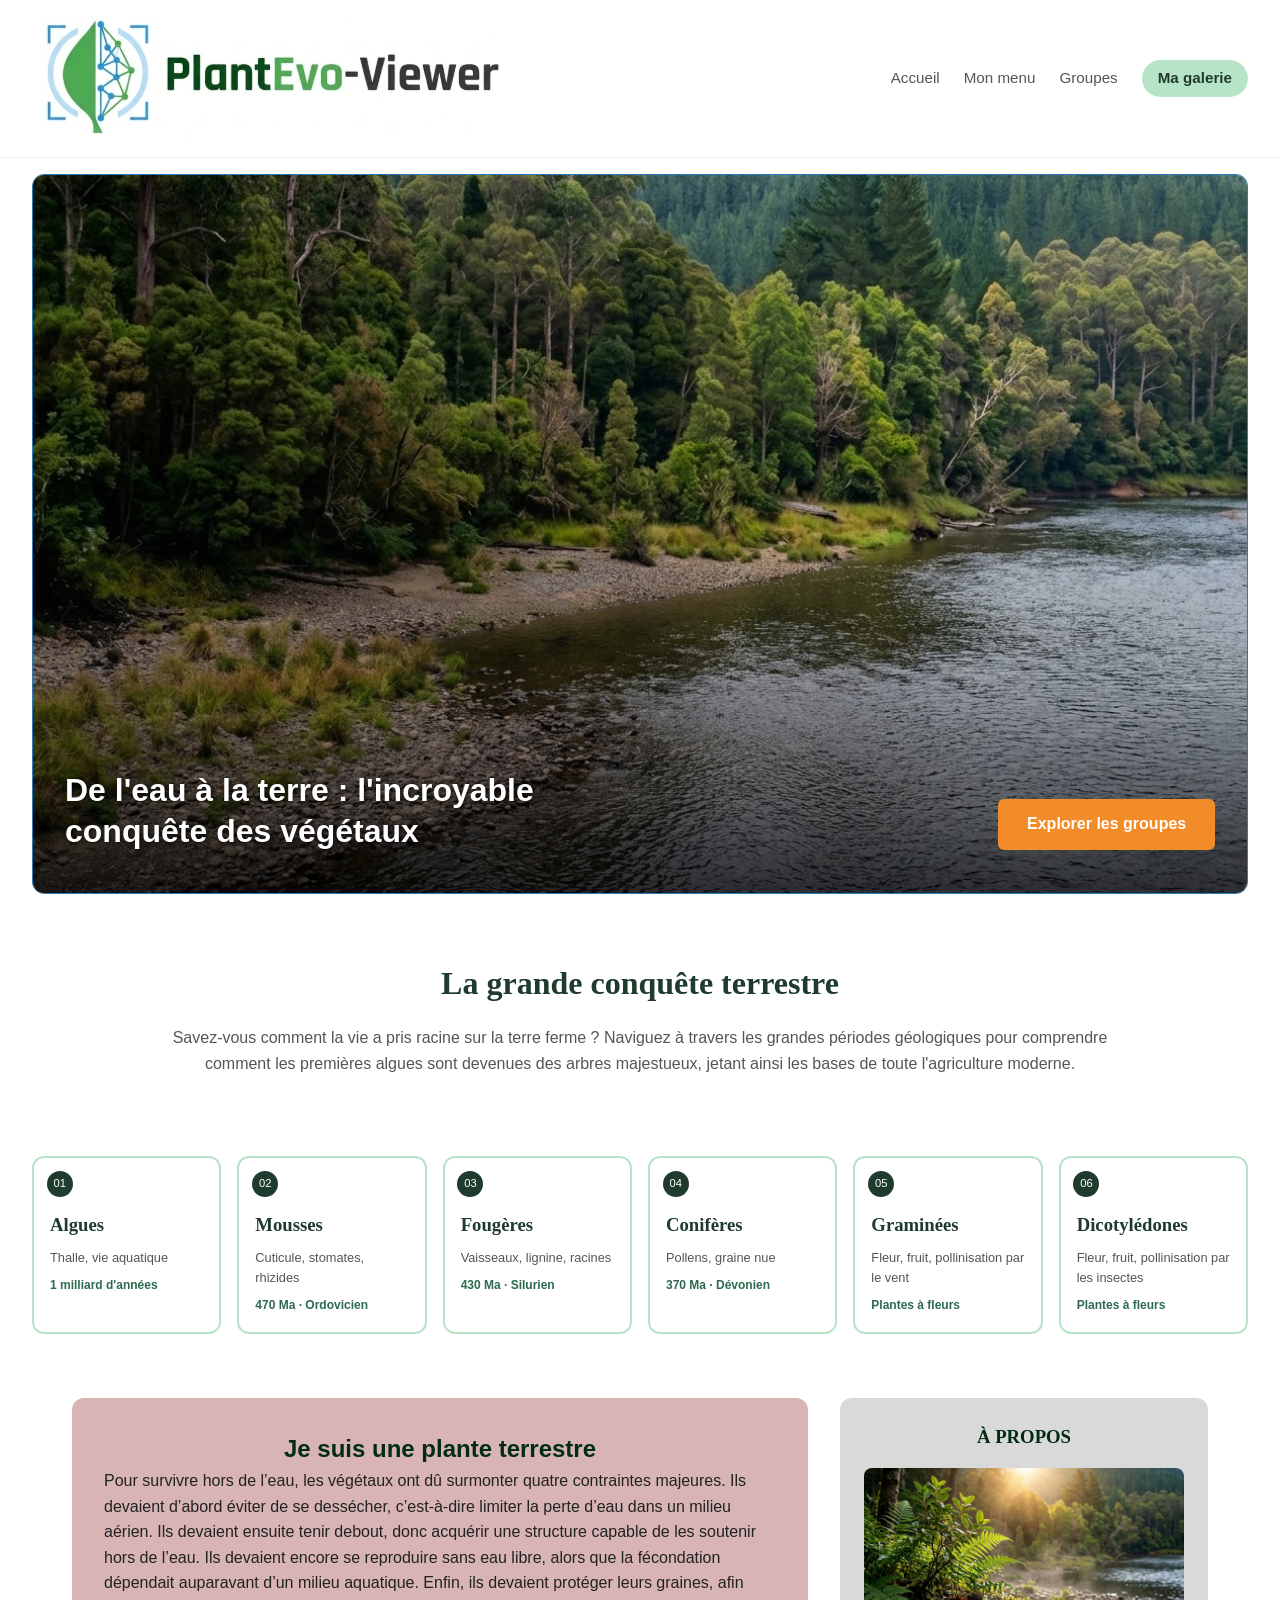
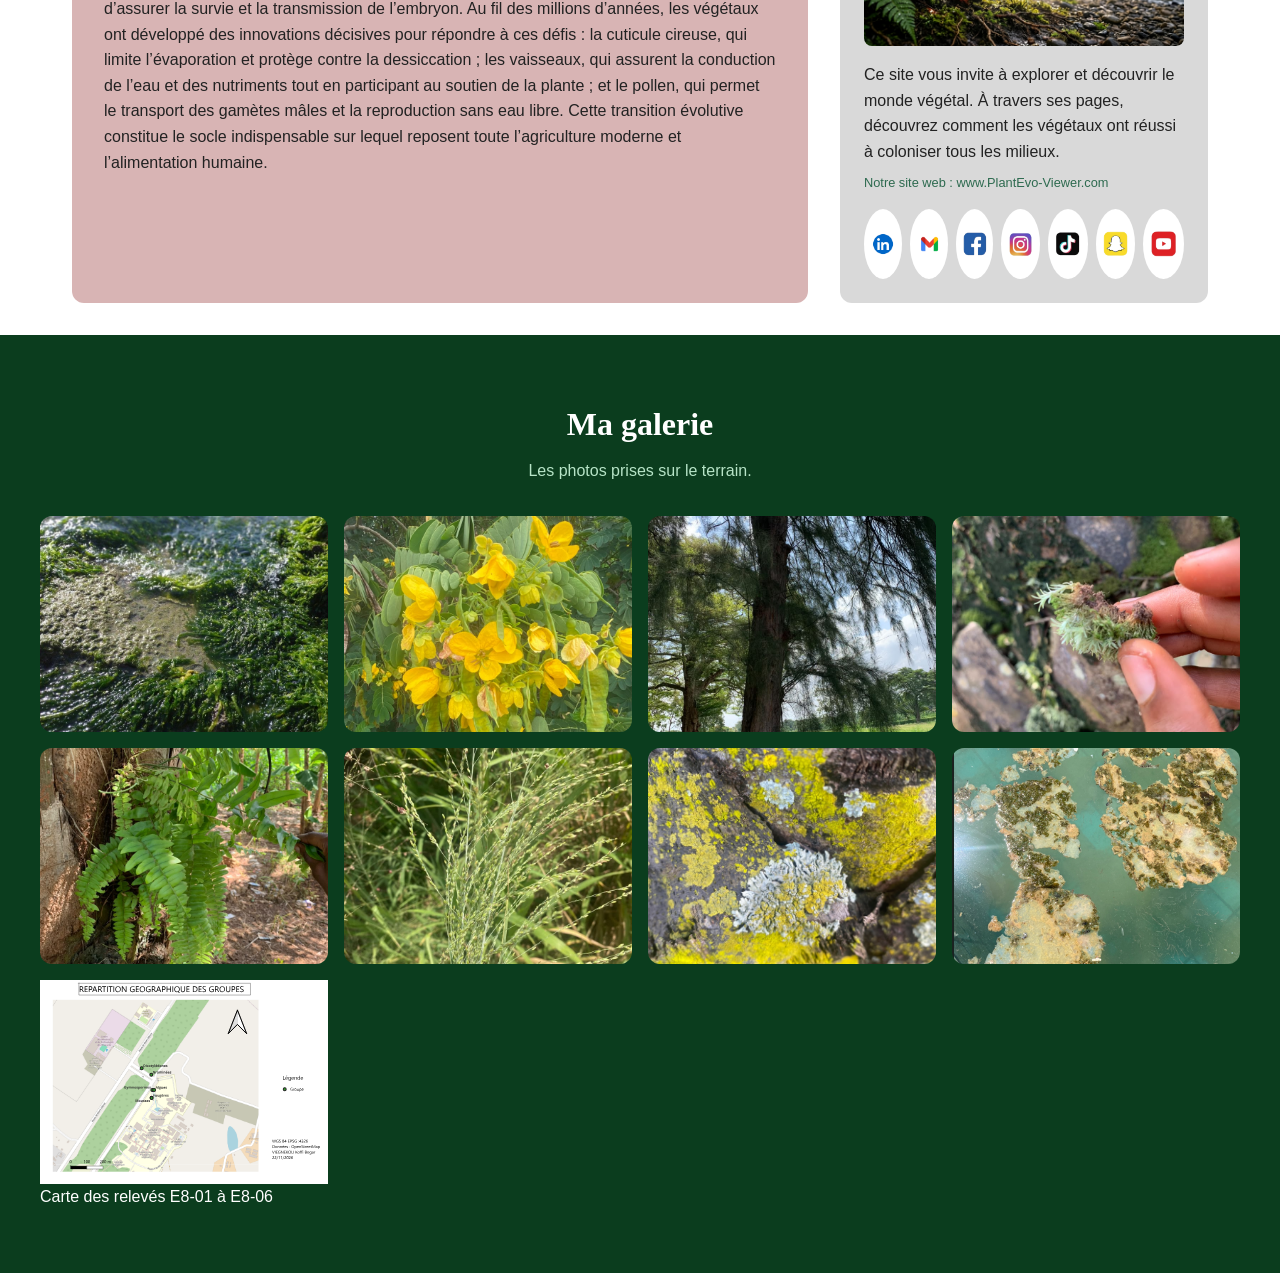
<file: index.html>
<!DOCTYPE html>
<html lang="fr">
<head>
    <meta charset="UTF-8">
    <meta name="viewport" content="width=device-width, initial-scale=1.0">
    <title>PlantEvo-Viewer — Accueil</title>
    <link rel="stylesheet" href="css/style.css">
</head>
<body>

    <!-- ===== BARRE DE NAVIGATION ===== -->
    <header class="navbar">
        <div class="logo">
            <img src="images/Logo.png" alt="logo" id="Logo">
        </div>
        <nav>
            <a href="index.html">Accueil</a>
            <a href="#cartes">Mon menu</a>
            <a href="#cartes">Groupes</a>
            <a href="#galerie" class="btn-panier">Ma galerie</a>
        </nav>
    </header>

    <!-- ===== SECTION HÉRO ===== -->
    <section class="hero">
        <!-- L'image de fond -->
        <img src="images/galerie/Page de garde.png" alt="Forêt au bord d'une rivière" class="hero-image">
        
        <!-- Le texte et le bouton par-dessus l'image -->
        <div class="hero-overlay">
            <h1>De l'eau à la terre : l'incroyable<br>conquête des végétaux</h1>
            <a href="#cartes" class="btn-orange">Explorer les groupes</a>
        </div>
    </section>

    <!-- ===== SECTION INTRO ===== -->
    <section class="intro">
        <h2>La grande conquête terrestre</h2>
        <p>
            Savez-vous comment la vie a pris racine sur la terre ferme ?
            Naviguez à travers les grandes périodes géologiques pour comprendre
            comment les premières algues sont devenues des arbres majestueux, jetant ainsi
            les bases de toute l'agriculture moderne.
        </p>
    </section>

    <!-- ===== SECTION CARTES ===== -->
    <section class="cartes" id="cartes">
        <a href="algues.html" class="carte">
            <span class="badge">01</span>
            <h3>Algues</h3>
            <p class="desc">Thalle, vie aquatique</p>
            <p class="temps">1 milliard d'années</p>
        </a>
        <a href="mousses.html" class="carte">
            <span class="badge">02</span>
            <h3>Mousses</h3>
            <p class="desc">Cuticule, stomates, rhizides</p>
            <p class="temps">470 Ma · Ordovicien</p>
        </a>
        <a href="fougeres.html" class="carte">
            <span class="badge">03</span>
            <h3>Fougères</h3>
            <p class="desc">Vaisseaux, lignine, racines</p>
            <p class="temps">430 Ma · Silurien</p>
        </a>
        <a href="coniferes.html" class="carte">
            <span class="badge">04</span>
            <h3>Conifères</h3>
            <p class="desc">Pollens, graine nue</p>
            <p class="temps">370 Ma · Dévonien</p>
        </a>
        <a href="graminees.html" class="carte">
            <span class="badge">05</span>
            <h3>Graminées</h3>
            <p class="desc">Fleur, fruit, pollinisation par le vent</p>
            <p class="temps">Plantes à fleurs</p>
        </a>
        <a href="dicotyledones.html" class="carte">
            <span class="badge">06</span>
            <h3>Dicotylédones</h3>
            <p class="desc">Fleur, fruit, pollinisation par les insectes</p>
            <p class="temps">Plantes à fleurs</p>
        </a>
    </section>

    <!-- ===== SECTION BAS DE PAGE ===== -->
    <section class="bas-page">
        <div class="bloc-terrestre">
            <h1 style="text-align: center; color: #022d13;">Je suis une plante terrestre</h1>
            <p>Pour survivre hors de l’eau, les végétaux ont dû surmonter quatre contraintes majeures. 
                Ils devaient d’abord éviter de se dessécher, c’est-à-dire limiter la perte d’eau dans un milieu aérien. 
                Ils devaient ensuite tenir debout, donc acquérir une structure capable de les soutenir hors de l’eau. 
                Ils devaient encore se reproduire sans eau libre, alors que la fécondation dépendait auparavant d’un milieu aquatique. 
                Enfin, ils devaient protéger leurs graines, afin d’assurer la survie et la transmission de l’embryon. 
                Au fil des millions d’années, les végétaux ont développé des innovations décisives 
                pour répondre à ces défis : la cuticule cireuse, qui limite l’évaporation et protège contre la dessiccation ; 
                les vaisseaux, qui assurent la conduction de l’eau et des nutriments tout en participant au soutien de la plante ; 
                et le pollen, qui permet le transport des gamètes mâles et la reproduction sans eau libre. Cette transition évolutive constitue 
                le socle indispensable sur lequel reposent toute l’agriculture moderne et l’alimentation humaine.
            </p>
        </div>

        <aside class="bloc-apropos">
            <h3 style="text-align: center;color: #012c12;">À PROPOS</h3>
            <img src="images/Image Apropos.png" alt="Forêt au lever du jour">
            <p>
                Ce site vous invite à explorer et découvrir le monde végétal.
                À travers ses pages, découvrez comment les végétaux ont réussi à coloniser
                tous les milieux.
            </p>
            <p class="site-web"> Notre site web : www.PlantEvo-Viewer.com</p>
           <div class="reseaux">
    <a href="#" aria-label="Lien du site"><img src="images/Linkjin.png" alt="Icône LinkedIn"></a>
    <a href="#" aria-label="Lien du site"><img src="images/Email.png" alt="Icône Gmail"></a>
    <a href="#" aria-label="Facebook"><img src="images/Facebook.png" alt="Icône Facebook"></a>
    <a href="#" aria-label="Instagram"><img src="images/Instagram.png" alt="Icône Instagram"></a>
    <a href="#" aria-label="TikTok"><img src="images/Tiktok.png" alt="Icône TikTok"></a>
    <a href="#" aria-label="YouTube"><img src="images/snap.png" alt="Icône Snapchat"></a>
    <a href="#" aria-label="YouTube"><img src="images/Youtube.png" alt="Icône YouTube"></a>
</div>
        </aside>
    </section>

    <!-- ===== SECTION GALERIE ===== -->
    <section class="galerie" id="galerie">
        <h2>Ma galerie</h2>
        <p class="galerie-intro">Les photos prises sur le terrain.</p>
        <div class="galerie-grille">
            <figure class="photo"><img src="images/Algue vue.png" alt="" loading="lazy"></figure>
            <figure class="photo"><img src="images/galerie/Dico Appareil.png" alt="" loading="lazy"></figure>
            <figure class="photo"><img src="images/Conifere Im .png" alt="" loading="lazy"></figure>
            <figure class="photo"><img src="images/galerie/Mousse Terrain.png" alt="" loading="lazy"></figure>
            <figure class="photo"><img src="images/galerie/Fougere terrain.png" alt="" loading="lazy"></figure>
            <figure class="photo"><img src="images/GraminéAppareil.png" alt="" loading="lazy"></figure>
            <figure class="photo"><img src="images/galerie/Mousse Terrain.jpg" alt="" loading="lazy"></figure>
            <figure class="photo"><img src="images/Algue .png" alt="" loading="lazy"></figure>
            <figure>
  <img src="images/carteSVG.svg" alt="Carte des positions GPS">
  <figcaption>Carte des relevés E8-01 à E8-06</figcaption>
</figure>
        </div>
    </section>

</body>
</html>
</file>
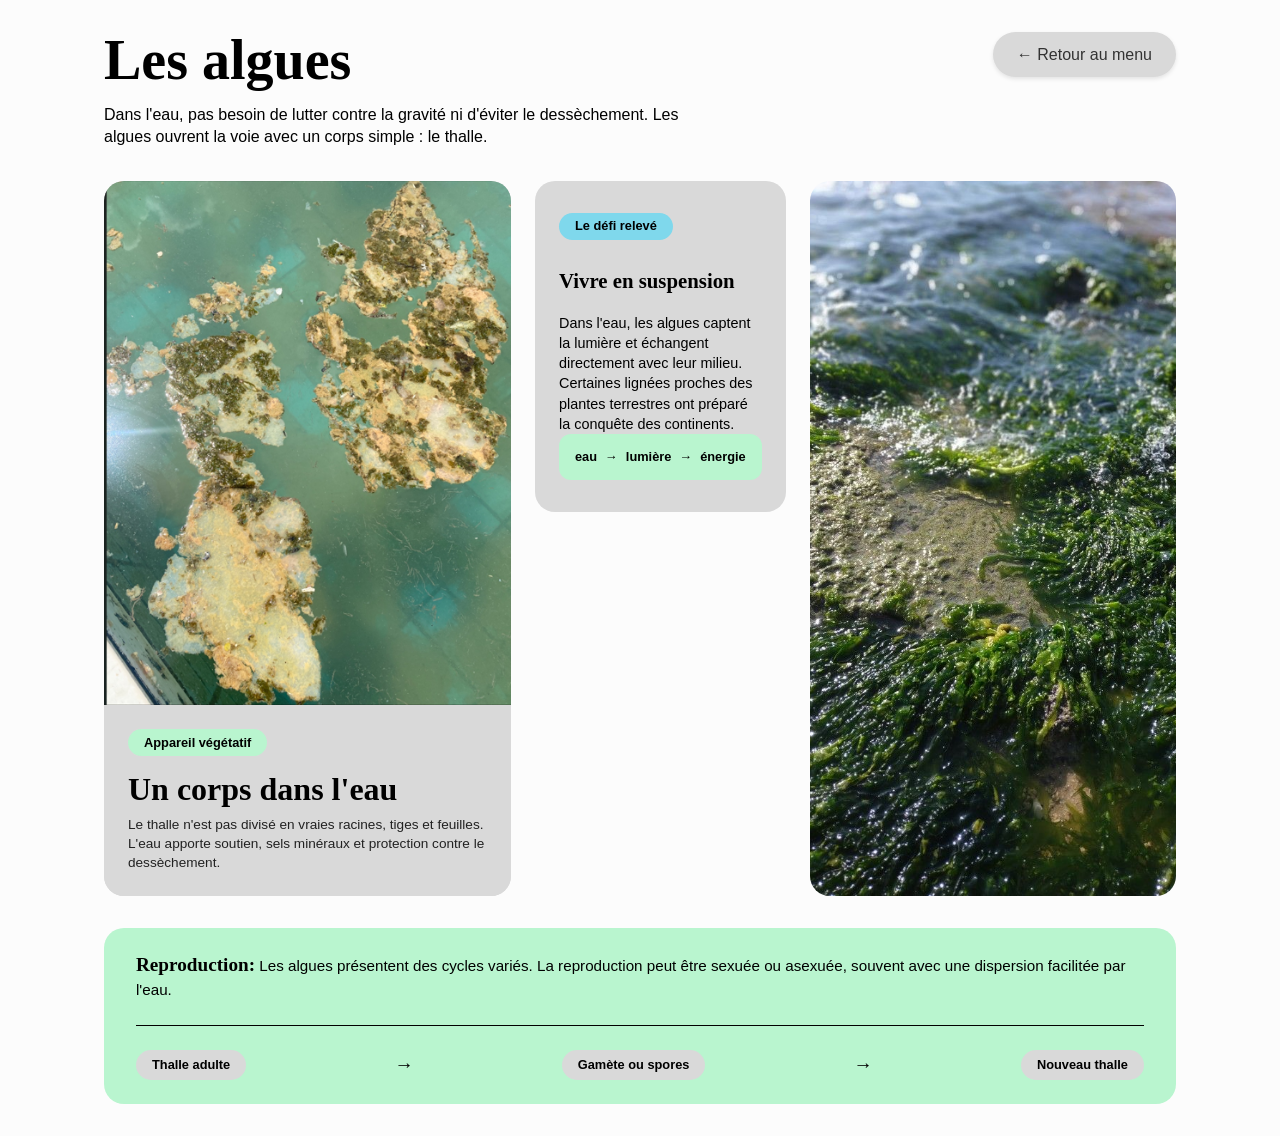
<file: algues.html>
<!DOCTYPE html>
<html lang="fr">
<head>
    <meta charset="UTF-8">
    <meta name="viewport" content="width=device-width, initial-scale=1.0">
    <title>PlantEvo-Viewer — Les algues</title>
    <link rel="stylesheet" href="css/style.css">
</head>
<body class="page-contenu page-algues">
    <header class="entete-page">
        <h1>Les algues</h1>
        <a href="index.html" class="btn-retour">← Retour au menu</a>
    </header>
    <p class="intro-page">
        Dans l'eau, pas besoin de lutter contre la gravité ni d'éviter le dessèchement. Les algues ouvrent la voie avec un corps simple : le thalle.
    </p>
    <section class="grille-3">
        <div class="colonne-image">
            <img src="images/Algue .png" alt="Algues dans l'eau">
            <div class="legende">
                <span class="badge-section">Appareil végétatif</span>
                <h2>Un corps dans l'eau</h2>
                <p>Le thalle n'est pas divisé en vraies racines, tiges et feuilles. L'eau apporte soutien, sels minéraux et protection contre le dessèchement.</p>
            </div>
        </div>
        <div class="colonne-defi">
            <div class="defi">
                <span class="badge-defi">Le défi relevé</span>
                <h2>Vivre en suspension</h2>
                <p>Dans l'eau, les algues captent la lumière et échangent directement avec leur milieu. Certaines lignées proches des plantes terrestres ont préparé la conquête des continents.</p>
                <div class="etapes">
                    <span>eau</span>
                    <span>→</span>
                    <span>lumière</span>
                    <span>→</span>
                    <span>énergie</span>
                </div>
            </div>
        </div>
        <div class="colonne-image">
            <img src="images/Algue vue.png" alt="Algues marines">
        </div>

    </section>
    <section class="reproduction">
        <p><strong>Reproduction:</strong> Les algues présentent des cycles variés. La reproduction peut être sexuée ou asexuée, souvent avec une dispersion facilitée par l'eau.</p>
        <div class="chronologie">
            <span class="etape">Thalle adulte</span>
            <span class="fleche">→</span>
            <span class="etape">Gamète ou spores</span>
            <span class="fleche">→</span>
            <span class="etape">Nouveau thalle</span>
        </div>
    </section>

</body>
</html>
</file>
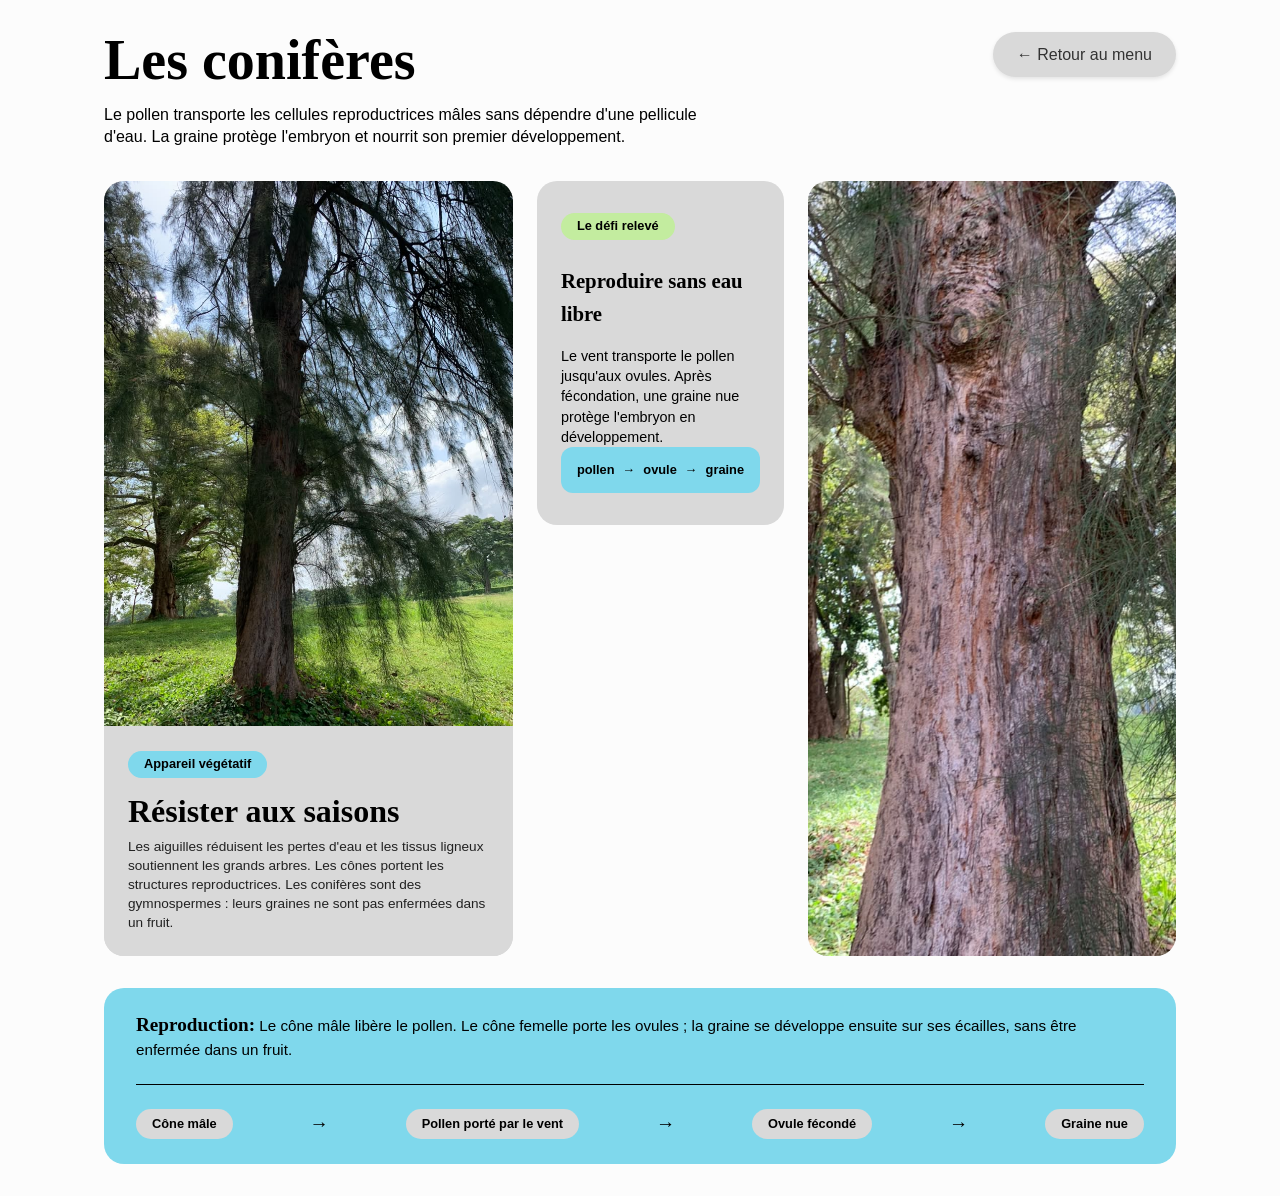
<file: coniferes.html>
<!DOCTYPE html>
<html lang="fr">
<head>
    <meta charset="UTF-8">
    <meta name="viewport" content="width=device-width, initial-scale=1.0">
    <title>PlantEvo-Viewer — Les conifères</title>
    <link rel="stylesheet" href="css/style.css">
</head>

<body class="page-contenu page-coniferes">

    <!-- EN-TÊTE -->
    <header class="entete-page">
        <h1>Les conifères</h1>
        <a href="index.html" class="btn-retour">← Retour au menu</a>
    </header>

    <!-- INTRODUCTION -->
    <p class="intro-page">
        Le pollen transporte les cellules reproductrices mâles sans dépendre d'une pellicule d'eau. La graine protège l'embryon et nourrit son premier développement.
    </p>

    <!-- GRILLE 3 COLONNES -->
    <section class="grille-3">

        <!-- Colonne 1 -->
        <div class="colonne-image">
            <img src="images/Conifere Im .png" alt="Conifère">
            <div class="legende">
                <span class="badge-section">Appareil végétatif</span>
                <h2>Résister aux saisons</h2>
                <p>Les aiguilles réduisent les pertes d'eau et les tissus ligneux soutiennent les grands arbres. Les cônes portent les structures reproductrices. Les conifères sont des gymnospermes : leurs graines ne sont pas enfermées dans un fruit.</p>
            </div>
        </div>

        <!-- Colonne 2 -->
        <div class="colonne-defi">
            <div class="defi">
                <span class="badge-defi">Le défi relevé</span>
                <h2>Reproduire sans eau libre</h2>
                <p>Le vent transporte le pollen jusqu'aux ovules. Après fécondation, une graine nue protège l'embryon en développement.</p>
                <div class="etapes">
                    <span>pollen</span>
                    <span>→</span>
                    <span>ovule</span>
                    <span>→</span>
                    <span>graine</span>
                </div>
            </div>
        </div>

        <!-- Colonne 3 -->
        <div class="colonne-image">
            <img src="images/Conifere ptt.png" alt="Détail de conifère">
        </div>

    </section>

    <!-- REPRODUCTION -->
    <section class="reproduction">
        <p><strong>Reproduction:</strong> Le cône mâle libère le pollen. Le cône femelle porte les ovules ; la graine se développe ensuite sur ses écailles, sans être enfermée dans un fruit.</p>
        <div class="chronologie">
            <span class="etape">Cône mâle</span>
            <span class="fleche">→</span>
            <span class="etape">Pollen porté par le vent</span>
            <span class="fleche">→</span>
            <span class="etape">Ovule fécondé</span>
            <span class="fleche">→</span>
            <span class="etape">Graine nue</span>
        </div>
    </section>

</body>
</html>
</file>
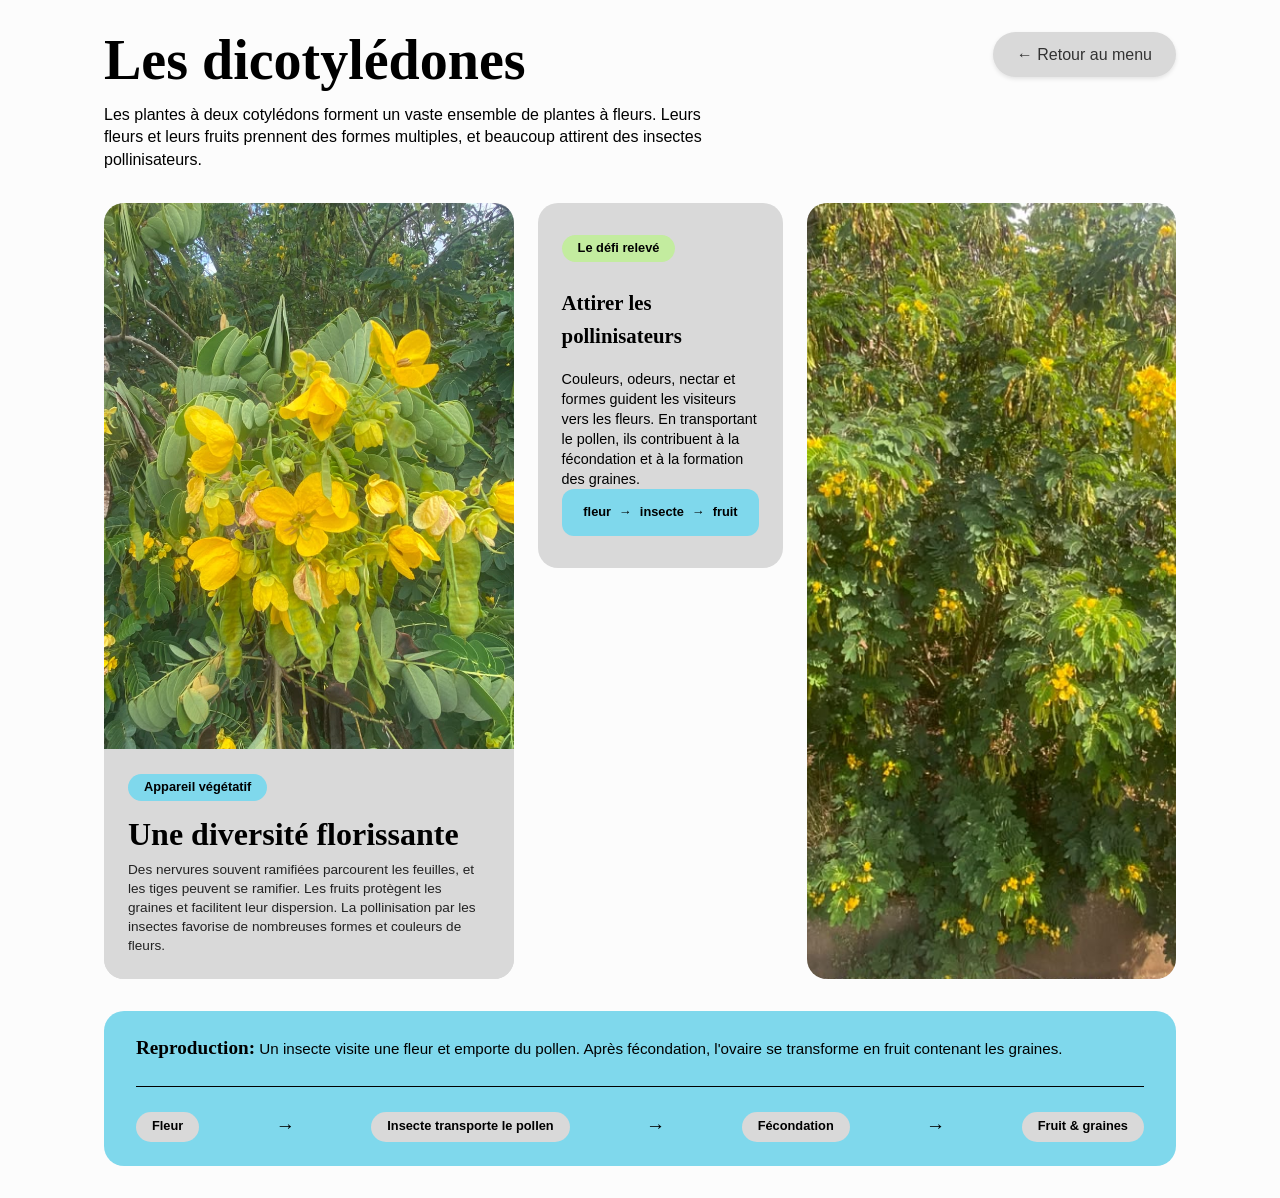
<file: dicotyledones.html>
<!DOCTYPE html>
<html lang="fr">
<head>
    <meta charset="UTF-8">
    <meta name="viewport" content="width=device-width, initial-scale=1.0">
    <title>PlantEvo-Viewer — Les dicotylédones</title>
    <link rel="stylesheet" href="css/style.css">
</head>

<body class="page-contenu page-dicotyledones">

    <!-- EN-TÊTE -->
    <header class="entete-page">
        <h1>Les dicotylédones</h1>
        <a href="index.html" class="btn-retour">← Retour au menu</a>
    </header>

    <!-- INTRODUCTION -->
    <p class="intro-page">
        Les plantes à deux cotylédons forment un vaste ensemble de plantes à fleurs. Leurs fleurs et leurs fruits prennent des formes multiples, et beaucoup attirent des insectes pollinisateurs.
    </p>

    <!-- GRILLE 3 COLONNES -->
    <section class="grille-3">

        <!-- Colonne 1 -->
        <div class="colonne-image">
            <img src="images/galerie/Dico Appareil.png" alt="">
            <div class="legende">
                <span class="badge-section">Appareil végétatif</span>
                <h2>Une diversité florissante</h2>
                <p>Des nervures souvent ramifiées parcourent les feuilles, et les tiges peuvent se ramifier. Les fruits protègent les graines et facilitent leur dispersion. La pollinisation par les insectes favorise de nombreuses formes et couleurs de fleurs.</p>
            </div>
        </div>

        <!-- Colonne 2 -->
        <div class="colonne-defi">
            <div class="defi">
                <span class="badge-defi">Le défi relevé</span>
                <h2>Attirer les pollinisateurs</h2>
                <p>Couleurs, odeurs, nectar et formes guident les visiteurs vers les fleurs. En transportant le pollen, ils contribuent à la fécondation et à la formation des graines.</p>
                <div class="etapes">
                    <span>fleur</span>
                    <span>→</span>
                    <span>insecte</span>
                    <span>→</span>
                    <span>fruit</span>
                </div>
            </div>
        </div>

        <!-- Colonne 3 -->
        <div class="colonne-image">
            <img src="images/galerie/Dicotyledone.png" alt="">
        </div>

    </section>

    <!-- REPRODUCTION -->
    <section class="reproduction">
        <p><strong>Reproduction:</strong> Un insecte visite une fleur et emporte du pollen. Après fécondation, l'ovaire se transforme en fruit contenant les graines.</p>
        <div class="chronologie">
            <span class="etape">Fleur</span>
            <span class="fleche">→</span>
            <span class="etape">Insecte transporte le pollen</span>
            <span class="fleche">→</span>
            <span class="etape">Fécondation</span>
            <span class="fleche">→</span>
            <span class="etape">Fruit &amp; graines</span>
        </div>
    </section>

</body>
</html>
</file>
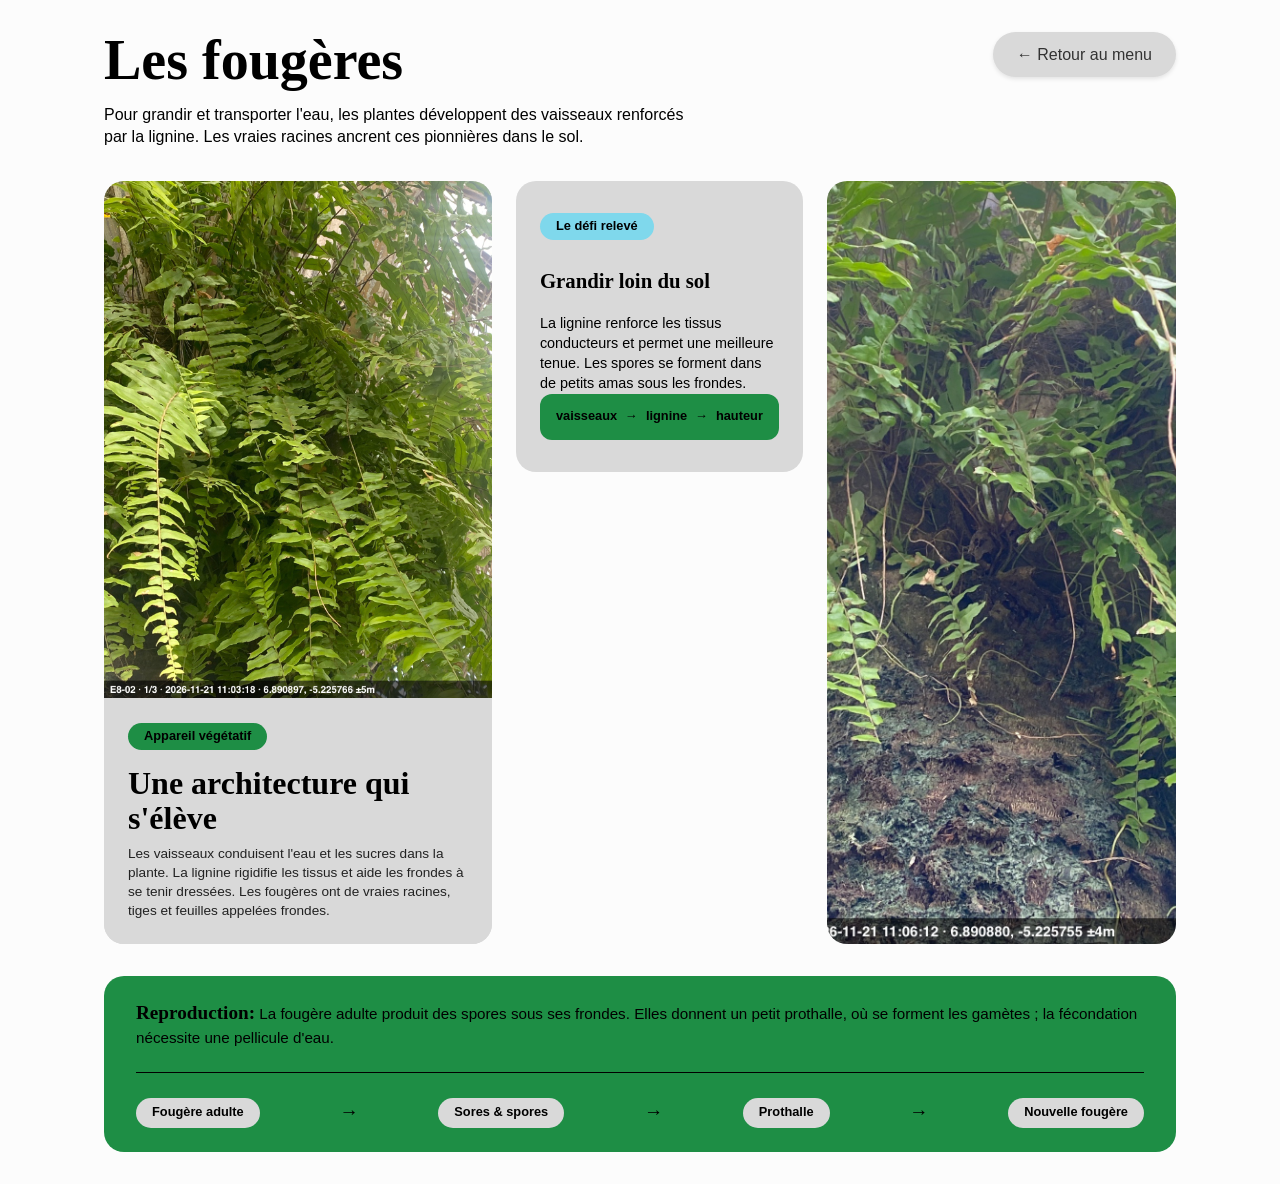
<file: fougeres.html>
<!DOCTYPE html>
<html lang="fr">
<head>
    <meta charset="UTF-8">
    <meta name="viewport" content="width=device-width, initial-scale=1.0">
    <title>PlantEvo-Viewer — Les fougères</title>
    <link rel="stylesheet" href="css/style.css">
</head>

<body class="page-contenu page-fougeres">

    <!-- EN-TÊTE -->
    <header class="entete-page">
        <h1>Les fougères</h1>
        <a href="index.html" class="btn-retour">← Retour au menu</a>
    </header>

    <!-- INTRODUCTION -->
    <p class="intro-page">
        Pour grandir et transporter l'eau, les plantes développent des vaisseaux renforcés par la lignine. Les vraies racines ancrent ces pionnières dans le sol.
    </p>

    <!-- GRILLE 3 COLONNES -->
    <section class="grille-3">

        <!-- Colonne 1 -->
        <div class="colonne-image">
            <img src="images/Fougere.jpg" alt="Frondes de fougère">
            <div class="legende">
                <span class="badge-section">Appareil végétatif</span>
                <h2>Une architecture qui s'élève</h2>
                <p>Les vaisseaux conduisent l'eau et les sucres dans la plante. La lignine rigidifie les tissus et aide les frondes à se tenir dressées. Les fougères ont de vraies racines, tiges et feuilles appelées frondes.</p>
            </div>
        </div>

        <!-- Colonne 2 -->
        <div class="colonne-defi">
            <div class="defi">
                <span class="badge-defi">Le défi relevé</span>
                <h2>Grandir loin du sol</h2>
                <p>La lignine renforce les tissus conducteurs et permet une meilleure tenue. Les spores se forment dans de petits amas sous les frondes.</p>
                <div class="etapes">
                    <span>vaisseaux</span>
                    <span>→</span>
                    <span>lignine</span>
                    <span>→</span>
                    <span>hauteur</span>
                </div>
            </div>
        </div>

        <!-- Colonne 3 -->
        <div class="colonne-image">
            <img src="images/Fougere vu.jpg" alt="Fougères">
        </div>

    </section>

    <!-- REPRODUCTION -->
    <section class="reproduction">
        <p><strong>Reproduction:</strong> La fougère adulte produit des spores sous ses frondes. Elles donnent un petit prothalle, où se forment les gamètes ; la fécondation nécessite une pellicule d'eau.</p>
        <div class="chronologie">
            <span class="etape">Fougère adulte</span>
            <span class="fleche">→</span>
            <span class="etape">Sores &amp; spores</span>
            <span class="fleche">→</span>
            <span class="etape">Prothalle</span>
            <span class="fleche">→</span>
            <span class="etape">Nouvelle fougère</span>
        </div>
    </section>

</body>
</html>
</file>
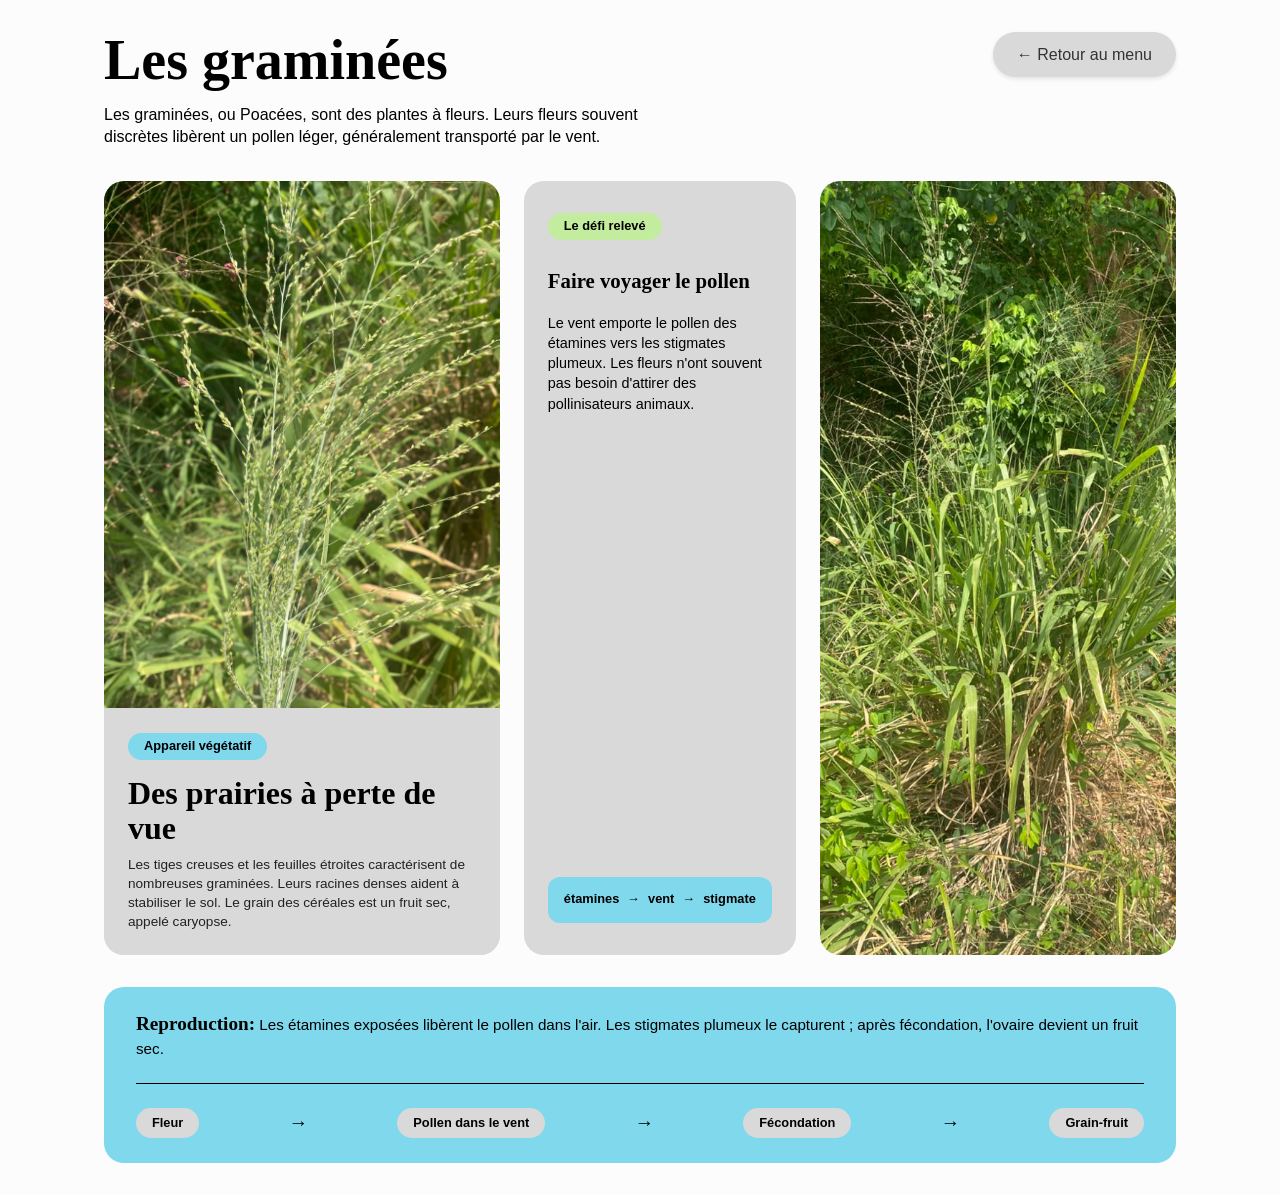
<file: graminees.html>
<!DOCTYPE html>
<html lang="fr">
<head>
    <meta charset="UTF-8">
    <meta name="viewport" content="width=device-width, initial-scale=1.0">
    <title>PlantEvo-Viewer — Les graminées</title>
    <link rel="stylesheet" href="css/style.css">
</head>

<body class="page-contenu page-graminees">

    <!-- EN-TÊTE -->
    <header class="entete-page">
        <h1>Les graminées</h1>
        <a href="index.html" class="btn-retour">← Retour au menu</a>
    </header>

    <!-- INTRODUCTION -->
    <p class="intro-page">
        Les graminées, ou Poacées, sont des plantes à fleurs. Leurs fleurs souvent discrètes libèrent un pollen léger, généralement transporté par le vent.
    </p>

    <!-- GRILLE 3 COLONNES -->
    <section class="grille-3">

        <!-- Colonne 1 : Image + Légende -->
        <div class="colonne-image">
            <img src="images/GraminéAppareil.png" alt="Appareil végétatif des graminées">
            <div class="legende">
                <span class="badge-section">Appareil végétatif</span>
                <h2>Des prairies à perte de vue</h2>
                <p>Les tiges creuses et les feuilles étroites caractérisent de nombreuses graminées. Leurs racines denses aident à stabiliser le sol. Le grain des céréales est un fruit sec, appelé caryopse.</p>
            </div>
        </div>

        <!-- Colonne 2 : Le défi (sans la div intermédiaire) -->
        <div class="defi">
            <span class="badge-defi">Le défi relevé</span>
            <h2>Faire voyager le pollen</h2>
            <p>Le vent emporte le pollen des étamines vers les stigmates plumeux. Les fleurs n'ont souvent pas besoin d'attirer des pollinisateurs animaux.</p>
            <div class="etapes">
                <span>étamines</span>
                <span>→</span>
                <span>vent</span>
                <span>→</span>
                <span>stigmate</span>
            </div>
        </div>

        <!-- Colonne 3 : Image -->
        <div class="colonne-image">
            <img src="images/galerie/ImageGraminé.png" alt="Graminées dans la nature">
        </div>

    </section>

    <!-- REPRODUCTION -->
    <section class="reproduction">
        <p><strong>Reproduction:</strong> Les étamines exposées libèrent le pollen dans l'air. Les stigmates plumeux le capturent ; après fécondation, l'ovaire devient un fruit sec.</p>
        <div class="chronologie">
            <span class="etape">Fleur</span>
            <span class="fleche">→</span>
            <span class="etape">Pollen dans le vent</span>
            <span class="fleche">→</span>
            <span class="etape">Fécondation</span>
            <span class="fleche">→</span>
            <span class="etape">Grain-fruit</span>
        </div>
    </section>

</body>
</html>
</file>
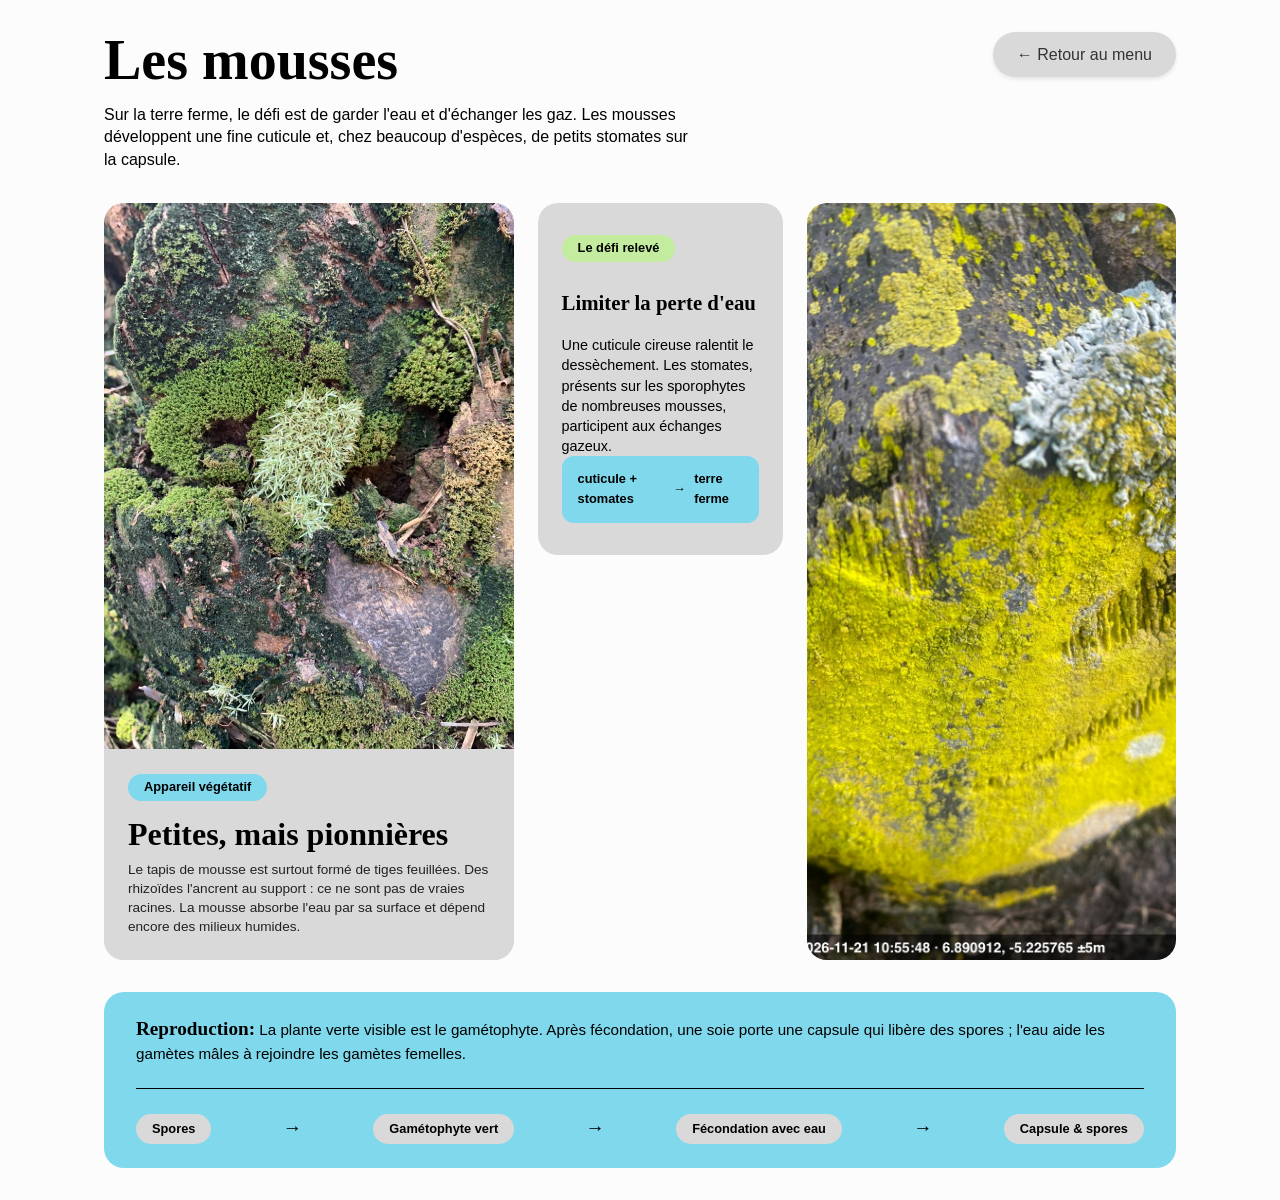
<file: mousses.html>
<!DOCTYPE html>
<html lang="fr">
<head>
    <meta charset="UTF-8">
    <meta name="viewport" content="width=device-width, initial-scale=1.0">
    <title>PlantEvo-Viewer — Les mousses</title>
    <link rel="stylesheet" href="css/style.css">
</head>

<body class="page-contenu page-mousses">

    <!-- EN-TÊTE -->
    <header class="entete-page">
        <h1>Les mousses</h1>
        <a href="index.html" class="btn-retour">← Retour au menu</a>
    </header>

    <!-- INTRODUCTION -->
    <p class="intro-page">
        Sur la terre ferme, le défi est de garder l'eau et d'échanger les gaz. Les mousses développent une fine cuticule et, chez beaucoup d'espèces, de petits stomates sur la capsule.
    </p>

    <!-- GRILLE 3 COLONNES -->
    <section class="grille-3">

        <!-- Colonne 1 -->
        <div class="colonne-image">
            <img src="images/mousse.png" alt="Tapis de mousse">
            <div class="legende">
                <span class="badge-section">Appareil végétatif</span>
                <h2>Petites, mais pionnières</h2>
                <p>Le tapis de mousse est surtout formé de tiges feuillées. Des rhizoïdes l'ancrent au support : ce ne sont pas de vraies racines. La mousse absorbe l'eau par sa surface et dépend encore des milieux humides.</p>
            </div>
        </div>

        <!-- Colonne 2 -->
        <div class="colonne-defi">
            <div class="defi">
                <span class="badge-defi">Le défi relevé</span>
                <h2>Limiter la perte d'eau</h2>
                <p>Une cuticule cireuse ralentit le dessèchement. Les stomates, présents sur les sporophytes de nombreuses mousses, participent aux échanges gazeux.</p>
                <div class="etapes">
                    <span>cuticule + stomates</span>
                    <span>→</span>
                    <span>terre ferme</span>
                </div>
            </div>
        </div>

        <!-- Colonne 3 -->
        <div class="colonne-image">
            <img src="images/Mouuse vue.jpg" alt="Mousse sur un tronc">
        </div>

    </section>

    <!-- REPRODUCTION -->
    <section class="reproduction">
        <p><strong>Reproduction:</strong> La plante verte visible est le gamétophyte. Après fécondation, une soie porte une capsule qui libère des spores ; l'eau aide les gamètes mâles à rejoindre les gamètes femelles.</p>
        <div class="chronologie">
            <span class="etape">Spores</span>
            <span class="fleche">→</span>
            <span class="etape">Gamétophyte vert</span>
            <span class="fleche">→</span>
            <span class="etape">Fécondation avec eau</span>
            <span class="fleche">→</span>
            <span class="etape">Capsule &amp; spores</span>
        </div>
    </section>

</body>
</html>
</file>
<file: css/style.css>
/* =====================================================
   RESET & VARIABLES GLOBALES
   ===================================================== */

* {
    margin: 0;
    padding: 0;
    box-sizing: border-box;
}

:root {
    /* Couleurs de base du site */
    --vert-fonce: #1f3b2d;
    --vert: #2d6a4f;
    --vert-clair: #b7e4c7;
    --orange: #f28c28;
    --beige: #f5f1e8;
    --texte: #222;
    --gris: #555;
    
    /* Variables pour le design Figma (pages de contenu) */
    --serif: 'Times New Roman', Times, serif;
    --cyan: #7fd8ec;
    --vert-menthe: #b9f5cf;
    --vert-pomme: #c3ec9f;
    --vert-fougere: #1e8e45;
    --gris-carte: #d9d9d9;
}

body {
    font-family: 'Segoe UI', Tahoma, sans-serif;
    color: var(--texte);
    background: #fff;
    line-height: 1.6;
}

html { scroll-behavior: smooth; }
a { text-decoration: none; color: inherit; }
img { max-width: 100%; display: block; }


/* =====================================================
   BARRE DE NAVIGATION
   ===================================================== */

.navbar {
    display: flex;
    justify-content: space-between;
    align-items: center;
    padding: 1rem 2rem;
    background: #fff;
    border-bottom: 1px solid #eee;
}

.logo { display: flex; align-items: center; gap: 0.5rem; font-size: 1.2rem; }
.logo-icon { font-size: 1.5rem; }

.navbar nav { display: flex; gap: 1.5rem; align-items: center; }
.navbar nav a { color: var(--gris); font-size: 0.95rem; }
.navbar nav a:hover { color: var(--vert); }

.btn-panier {
    background: var(--vert-clair);
    padding: 0.4rem 1rem;
    border-radius: 20px;
    color: var(--vert-fonce) !important;
    font-weight: 600;
}


/* =====================================================
   SECTION HÉRO (PAGE D'ACCUEIL)
   ===================================================== */

.hero {
    position: relative;
    height: 80vh;
    margin: 1rem 2rem;
    border-radius: 12px;
    overflow: hidden;
    border: 1px solid #2b7bba;
}

.hero-image {
    position: absolute;
    inset: 0;
    width: 100%;
    height: 100%;
    object-fit: cover;
    z-index: 0;
}

.hero-overlay {
    position: absolute;
    inset: 0;
    z-index: 1;
    background: linear-gradient(to top, rgba(0, 0, 0, 0.75) 0%, rgba(0, 0, 0, 0.2) 30%, rgba(0, 0, 0, 0) 60%);
    display: flex;
    flex-direction: row;
    align-items: flex-end;
    justify-content: space-between;
    gap: 1.5rem;
    padding: 2.5rem 2rem;
    color: #fff;
}

.hero h1 {
    font-family: 'Segoe UI', Tahoma, sans-serif;
    font-size: 2rem;
    font-weight: 700;
    line-height: 1.3;
    margin-bottom: 0;
    max-width: 600px;
    text-shadow: 1px 1px 4px rgba(0, 0, 0, 0.8);
}

.hero .btn-orange {
    margin-bottom: 0.2rem;
    flex-shrink: 0;
}

.btn-orange {
    background: var(--orange);
    color: #fff;
    padding: 0.8rem 1.8rem;
    border-radius: 6px;
    font-weight: 700;
    width: fit-content;
    transition: transform 0.2s;
}
.btn-orange:hover { transform: scale(1.05); }


/* =====================================================
   SECTION INTRO (PAGE D'ACCUEIL)
   ===================================================== */

.intro { padding: 3rem 2rem; text-align: center; max-width: 1000px; margin: 0 auto; }
.intro h2 { font-size: 2rem; margin-bottom: 1rem; color: var(--vert-fonce); font-family: var(--serif); font-weight: 700; }
.intro p { color: var(--gris); }


/* =====================================================
   CARTES (PAGE D'ACCUEIL)
   ===================================================== */

.cartes {
    display: grid;
    grid-template-columns: repeat(6, 1fr);
    gap: 1rem;
    padding: 2rem;
    max-width: 1400px;
    margin: 0 auto;
}

.carte {
    background: #fff;
    border: 2px solid var(--vert-clair);
    border-radius: 12px;
    padding: 1rem;
    position: relative;
    transition: transform 0.2s, box-shadow 0.2s;
    cursor: pointer;
}

.carte:hover {
    transform: translateY(-5px);
    box-shadow: 0 8px 20px rgba(0,0,0,0.1);
}

.badge {
    position: absolute;
    top: 0.8rem;
    left: 0.8rem;
    background: var(--vert-fonce);
    color: #fff;
    font-size: 0.7rem;
    padding: 0.2rem 0.5rem;
    border-radius: 50%;
    width: 26px; 
    height: 26px;
    display: flex;
    align-items: center;
    justify-content: center;
}

.carte h3 { color: var(--vert-fonce); margin: 2.2rem 0 0.5rem; font-family: var(--serif); font-weight: 700; }
.carte .desc { font-size: 0.8rem; color: var(--gris); }
.carte .temps { font-size: 0.75rem; color: var(--vert); margin-top: 0.5rem; font-weight: 600; }


/* =====================================================
   BAS DE PAGE (PAGE D'ACCUEIL)
   ===================================================== */

.bas-page {
    display: grid;
    grid-template-columns: 2fr 1fr;
    gap: 2rem;
    padding: 2rem;
    max-width: 1200px;
    margin: 0 auto;
}

.bloc-terrestre {
    background: #d8b4b4;
    padding: 2rem;
    border-radius: 12px;
}

.bloc-terrestre h2 { color: var(--vert-fonce); margin-bottom: 1rem; font-family: var(--serif); font-weight: 700; }

.bloc-apropos {
    background: #d9d9d9;
    padding: 1.5rem;
    border-radius: 12px;
}

.bloc-apropos h3 { font-family: var(--serif); font-weight: 700; }
.bloc-apropos img { border-radius: 8px; margin: 1rem 0; }
.bloc-apropos .site-web { font-size: 0.8rem; color: var(--vert); margin-top: 0.5rem; }

.reseaux { display: flex; gap: 0.5rem; margin-top: 1rem; }
.reseaux a {
    background: #fff;
    padding: 0.4rem;
    border-radius: 50%;
    font-size: 1rem;
}


/* =====================================================
   GALERIE (PAGE D'ACCUEIL)
   ===================================================== */

.galerie {
    background: #0b3d1e;
    color: #fff;
    padding: 4rem 2rem;
    min-height: 60vh;
}

.galerie h2 { text-align: center; font-size: 2rem; margin-bottom: 0.5rem; font-family: var(--serif); font-weight: 700; }
.galerie-intro { text-align: center; color: var(--vert-clair); margin-bottom: 2rem; }

.galerie-grille {
    display: grid;
    grid-template-columns: repeat(4, 1fr);
    gap: 1rem;
    max-width: 1200px;
    margin: 0 auto;
}

.photo {
    background: var(--vert);
    border-radius: 12px;
    overflow: hidden;
    aspect-ratio: 4 / 3;
}

.photo img {
    width: 100%; height: 100%;
    object-fit: cover;
    transition: transform 0.3s;
}
.photo:hover img { transform: scale(1.07); }


/* =====================================================
   PAGES DE CONTENU (GRAMINÉES, CONIFÈRES, ETC.)
   ===================================================== */

/* Style de base de la page */
.page-contenu {
    font-family: var(--serif);
    padding: 2rem 4rem;
    background-color: #fcfcfc;
    color: #000;
    max-width: 1200px;
    margin: 0 auto;
}

/* En-tête */
.entete-page {
    display: flex;
    justify-content: space-between;
    align-items: flex-start;
    margin-bottom: 1rem;
}

.entete-page h1 {
    font-size: 3.5rem;
    font-weight: 700;
    line-height: 1;
    margin: 0;
}

.btn-retour {
    background: #d9d9d9;
    padding: 0.6rem 1.5rem;
    border-radius: 30px;
    font-family: 'Segoe UI', Tahoma, sans-serif;
    font-size: 1rem;
    color: #333;
    text-decoration: none;
    box-shadow: 0 2px 4px rgba(0,0,0,0.1);
    transition: background 0.2s;
}
.btn-retour:hover { background: #ccc; }

/* Texte d'intro */
.intro-page {
    font-family: 'Segoe UI', Tahoma, sans-serif;
    font-size: 1rem;
    max-width: 600px;
    line-height: 1.4;
    margin-bottom: 2rem;
}

/* Grille à 3 colonnes */
.grille-3 {
    display: grid;
    grid-template-columns: 2fr 1.2fr 1.8fr; 
    gap: 1.5rem;
    margin-bottom: 2rem;
    align-items: stretch;
}

/* Colonnes images */
.colonne-image {
    display: flex;
    flex-direction: column;
    background: #d9d9d9;
    border-radius: 20px;
    overflow: hidden;
}

.colonne-image img {
    width: 100%;
    height: 100%;
    min-height: 250px;
    object-fit: cover;
    flex-grow: 1;
}

/* Légende */
.legende {
    padding: 1.5rem;
    background: #d9d9d9;
}

.badge-section {
    background: var(--badge-section, #7fd8ec);
    color: #000;
    padding: 0.2rem 1rem;
    border-radius: 20px;
    font-family: 'Segoe UI', Tahoma, sans-serif;
    font-size: 0.8rem;
    font-weight: 600;
    display: inline-block;
    margin-bottom: 0.5rem;
}

.legende h2 {
    font-size: 2rem;
    font-weight: 700;
    line-height: 1.1;
    margin: 0.5rem 0;
}

.legende p {
    font-family: 'Segoe UI', Tahoma, sans-serif;
    font-size: 0.85rem;
    line-height: 1.4;
    color: #222;
}

/* Colonne centrale (Le défi) */
.defi {
    background: #d9d9d9;
    border-radius: 20px;
    padding: 2rem 1.5rem;
    display: flex;
    flex-direction: column;
}

.badge-defi {
    background: var(--badge-defi, #c3ec9f);
    color: #000;
    padding: 0.2rem 1rem;
    border-radius: 20px;
    font-family: 'Segoe UI', Tahoma, sans-serif;
    font-size: 0.8rem;
    font-weight: 600;
    display: inline-block;
    align-self: flex-start;
    margin-bottom: 1.5rem;
}

.defi h2 {
    font-size: 1.3rem;
    font-weight: 700;
    margin-bottom: 1rem;
    font-family: var(--serif);
}

.defi p {
    font-family: 'Segoe UI', Tahoma, sans-serif;
    font-size: 0.9rem;
    line-height: 1.4;
}

/* Étapes du défi */
.etapes {
    display: flex;
    align-items: center;
    gap: 0.5rem;
    margin-top: auto;
    background: var(--barre, #7fd8ec);
    padding: 0.8rem 1rem;
    border-radius: 12px;
    justify-content: center;
}

.etapes span {
    font-family: 'Segoe UI', Tahoma, sans-serif;
    font-size: 0.8rem;
    font-weight: 600;
}

/* Section reproduction */
.reproduction {
    background: var(--barre, #7fd8ec);
    border-radius: 20px;
    padding: 1.5rem 2rem;
}

.reproduction p {
    font-family: 'Segoe UI', Tahoma, sans-serif;
    font-size: 0.95rem;
    line-height: 1.4;
    margin: 0;
}

.reproduction strong {
    font-family: var(--serif);
    font-size: 1.2rem;
}

/* Chronologie */
.chronologie {
    display: flex;
    align-items: center;
    justify-content: space-between;
    margin-top: 1.5rem;
    padding-top: 1.5rem;
    border-top: 1px solid #000;
}

.etape {
    background: #d9d9d9;
    padding: 0.3rem 1rem;
    border-radius: 20px;
    font-family: 'Segoe UI', Tahoma, sans-serif;
    font-size: 0.8rem;
    font-weight: 600;
    white-space: nowrap;
}

.fleche {
    font-size: 1.2rem;
    font-weight: bold;
}

/* Couleurs spécifiques par page */
.page-algues {
    --badge-section: #b9f5cf;
    --badge-defi: #7fd8ec;
    --barre: #b9f5cf;
}
.page-mousses {
    --badge-section: #7fd8ec;
    --badge-defi: #c3ec9f;
    --barre: #7fd8ec;
}
.page-fougeres {
    --badge-section: #1e8e45;
    --badge-defi: #7fd8ec;
    --barre: #1e8e45;
}
.page-coniferes,
.page-graminees,
.page-dicotyledones {
    --badge-section: #7fd8ec;
    --badge-defi: #c3ec9f;
    --barre: #7fd8ec;
}


/* =====================================================
   RESPONSIVE GLOBAL
   ===================================================== */

@media (max-width: 900px) {
    /* Accueil */
    .cartes { grid-template-columns: repeat(3, 1fr); }
    .bas-page { grid-template-columns: 1fr; }
    .galerie-grille { grid-template-columns: repeat(2, 1fr); }
    
    .hero { margin: 1rem; }
    .hero-overlay { flex-direction: column; align-items: flex-start; justify-content: flex-end; }
    
    /* Pages de contenu */
    .page-contenu { padding: 1rem 1.5rem; }
    .grille-3 { grid-template-columns: 1fr; }
    .entete-page { flex-direction: column; gap: 1rem; }
    .chronologie { flex-wrap: wrap; justify-content: center; gap: 1rem; }
    .chronologie .fleche { display: none; }
}

@media (max-width: 600px) {
    .cartes { grid-template-columns: repeat(2, 1fr); }
    .hero h1 { font-size: 1.6rem; }
    .galerie { padding: 3rem 1rem; }
}
</file>
